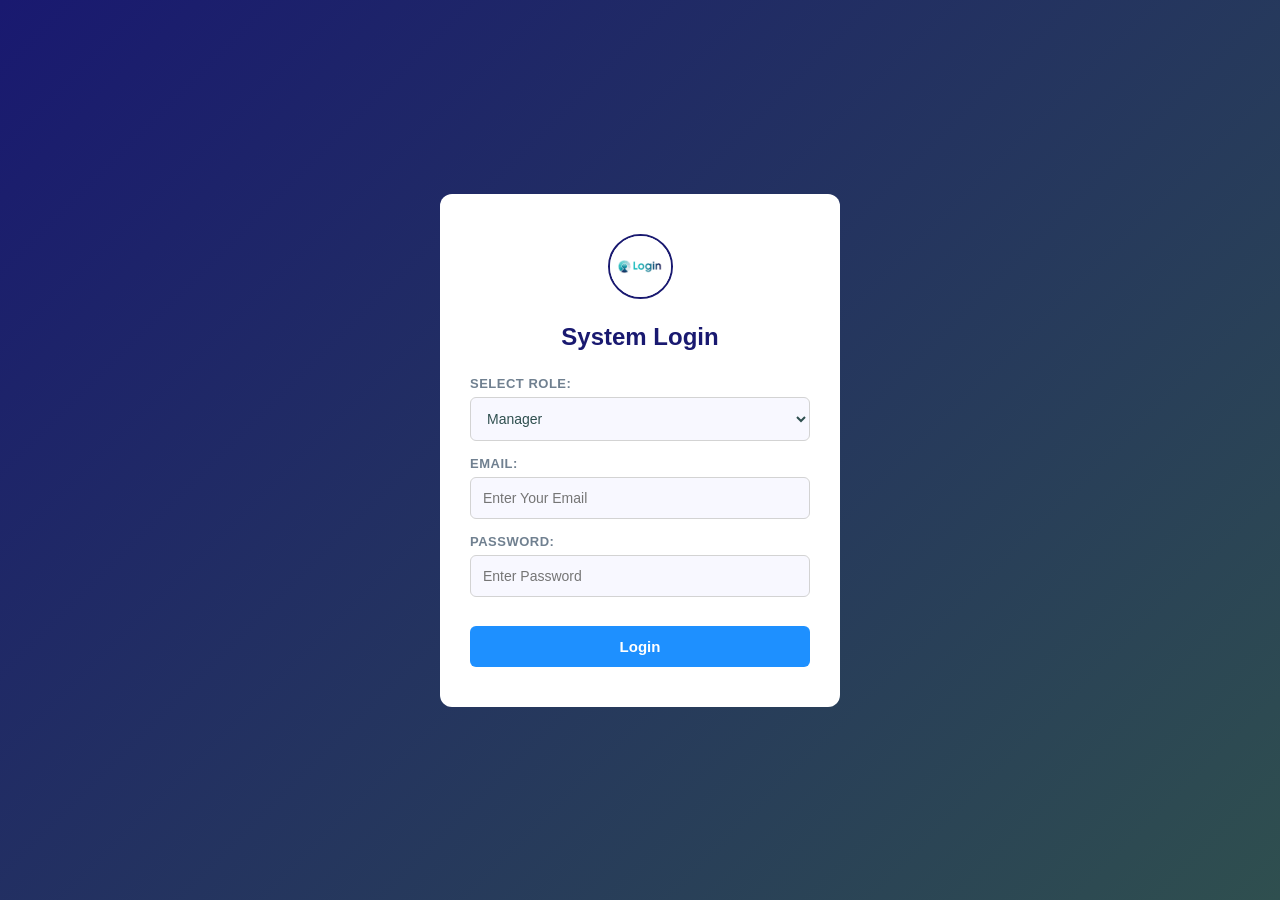
<file: index.html>
<!DOCTYPE html>
<html lang="en">
<head>
    <meta charset="UTF-8">
    <meta name="viewport" content="width=device-width, initial-scale=1.0, maximum-scale=1.0, user-scalable=no">
    <title>Employee Management System</title>
    <link rel="stylesheet" href="style.css">
</head>
<body>
    <div class="login-container">
        <div class="img-box">
            <img src="[data-uri]" alt="Login Logo" class="login-img">
        </div>
        <h2>System Login</h2>
        <form id="loginForm">
            <label>Select Role:</label>
            <select id="roleSelect">
                <option value="manager">Manager</option>
                <option value="supervisor">Supervisor</option>
                <option value="employee">Employee</option>
            </select>
            <label>Email:</label>
            <input type="email" id="email" required placeholder="Enter Your Email">

            <label>Password:</label>
            <input type="password" id="password" placeholder="Enter Password">
            <span class="error" id="passwordError"></span>

            <button type="submit">Login</button>
        </form>
    </div>
    <script src="script.js"></script>
</body>
</html>
</file>
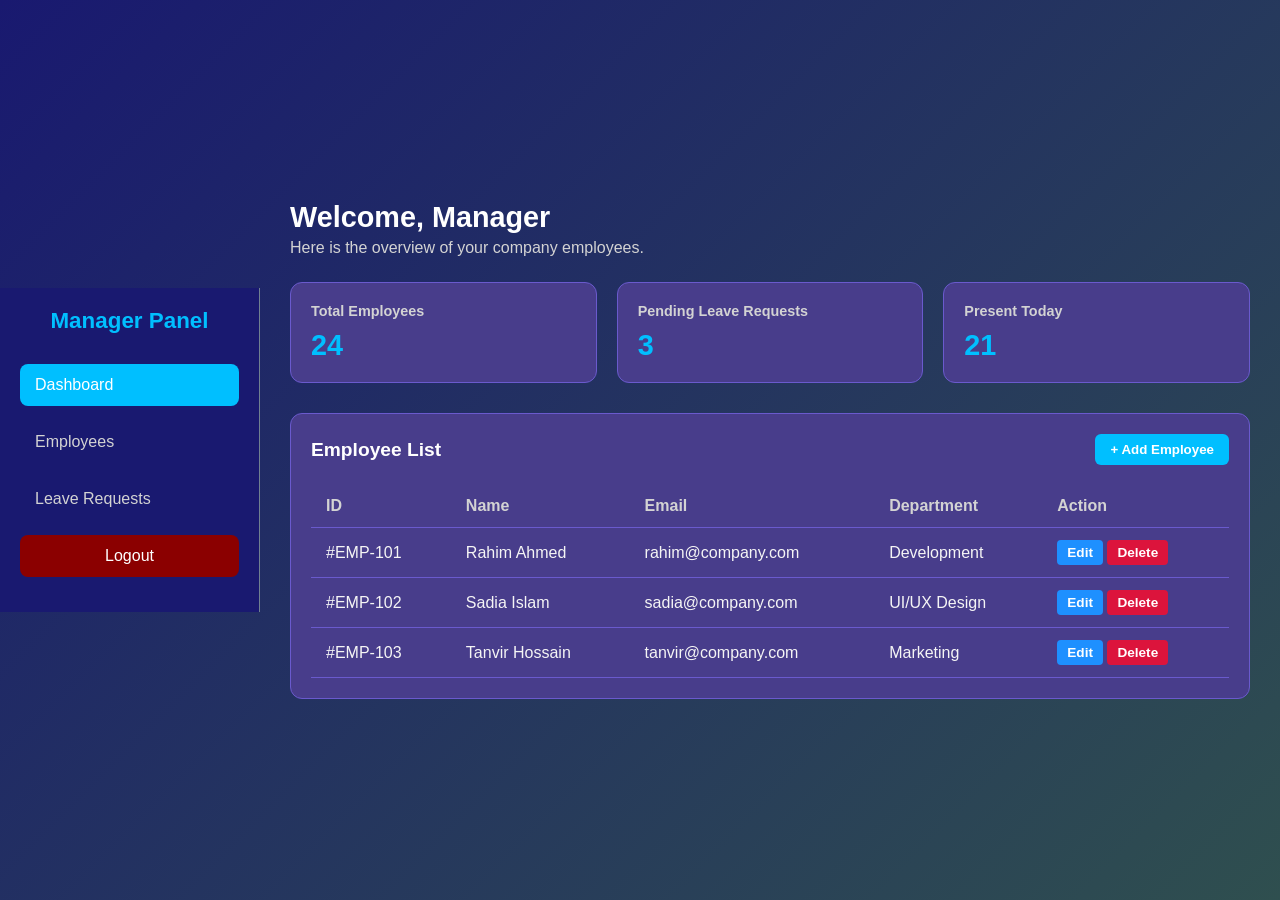
<file: manager.html>
<!DOCTYPE html>
<html lang="en">
<head>
    <meta charset="UTF-8">
    <meta name="viewport" content="width=device-width, initial-scale=1.0, maximum-scale=1.0, user-scalable=no">
    <title>Manager Dashboard - Employee Management System</title>
    <link rel="stylesheet" href="style.css">
</head>
<body class="dashboard-body">

    <!-- Sidebar Menu -->
    <aside class="sidebar">
        <h2>Manager Panel</h2>
        <ul>
            <li><a href="#" class="active" onclick="showTab('dashboard', this)">Dashboard</a></li>
            <li><a href="#" onclick="showTab('employees', this)">Employees</a></li>
            <li><a href="#" onclick="showTab('leaves', this)">Leave Requests</a></li>
            <li><a href="index.html" class="logout-btn">Logout</a></li>
        </ul>
    </aside>

    <!-- Main Content Area -->
    <main class="main-content">
        <!-- Top Header -->
        <header class="top-header">
            <h1>Welcome, Manager</h1>
            <p>Here is the overview of your company employees.</p>
        </header>

        <!-- Stats Cards Section -->
        <section id="statsBox" class="stats-container">
            <div class="stat-card">
                <h3>Total Employees</h3>
                <p class="stat-number">24</p>
            </div>
            <div class="stat-card">
                <h3>Pending Leave Requests</h3>
                <p class="stat-number">3</p>
            </div>
            <div class="stat-card">
                <h3>Present Today</h3>
                <p class="stat-number">21</p>
            </div>
        </section>

        <!-- Employee Table Section -->
        <section id="empBox" class="table-container">
            <div class="table-header">
                <h2>Employee List</h2>
                <button class="add-btn">+ Add Employee</button>
            </div>
            <table>
                <thead>
                    <tr>
                        <th>ID</th>
                        <th>Name</th>
                        <th>Email</th>
                        <th>Department</th>
                        <th>Action</th>
                    </tr>
                </thead>
                <tbody>
                    <tr>
                        <td>#EMP-101</td>
                        <td>Rahim Ahmed</td>
                        <td>rahim@company.com</td>
                        <td>Development</td>
                        <td><button class="action-btn edit">Edit</button> <button class="action-btn delete">Delete</button></td>
                    </tr>
                    <tr>
                        <td>#EMP-102</td>
                        <td>Sadia Islam</td>
                        <td>sadia@company.com</td>
                        <td>UI/UX Design</td>
                        <td><button class="action-btn edit">Edit</button> <button class="action-btn delete">Delete</button></td>
                    </tr>
                    <tr>
                        <td>#EMP-103</td>
                        <td>Tanvir Hossain</td>
                        <td>tanvir@company.com</td>
                        <td>Marketing</td>
                        <td><button class="action-btn edit">Edit</button> <button class="action-btn delete">Delete</button></td>
                    </tr>
                </tbody>
            </table>
        </section>

        <!-- Leave Requests Section (Hidden by default) -->
        <section id="leaveBox" class="table-container" style="display: none;">
            <div class="table-header">
                <h2>Leave Requests</h2>
            </div>
            <table>
                <thead>
                    <tr>
                        <th>Employee</th>
                        <th>Days</th>
                        <th>Reason</th>
                        <th>Status</th>
                        <th>Action</th>
                    </tr>
                </thead>
                <tbody>
                    <tr>
                        <td>Rahim Ahmed</td>
                        <td>2 Days</td>
                        <td>Sick Leave</td>
                        <td>Pending</td>
                        <td>
                            <button class="action-btn edit" onclick="changeStatus(this, 'Approved')">Approve</button>
                            <button class="action-btn delete" onclick="changeStatus(this, 'Rejected')">Reject</button>
                        </td>
                    </tr>
                    <tr>
                        <td>Sadia Islam</td>
                        <td>1 Day</td>
                        <td>Personal Work</td>
                        <td>Pending</td>
                        <td>
                            <button class="action-btn edit" onclick="changeStatus(this, 'Approved')">Approve</button>
                            <button class="action-btn delete" onclick="changeStatus(this, 'Rejected')">Reject</button>
                        </td>
                    </tr>
                </tbody>
            </table>
        </section>
    </main>

    <script src="script.js"></script>
</body>
</html>
</file>
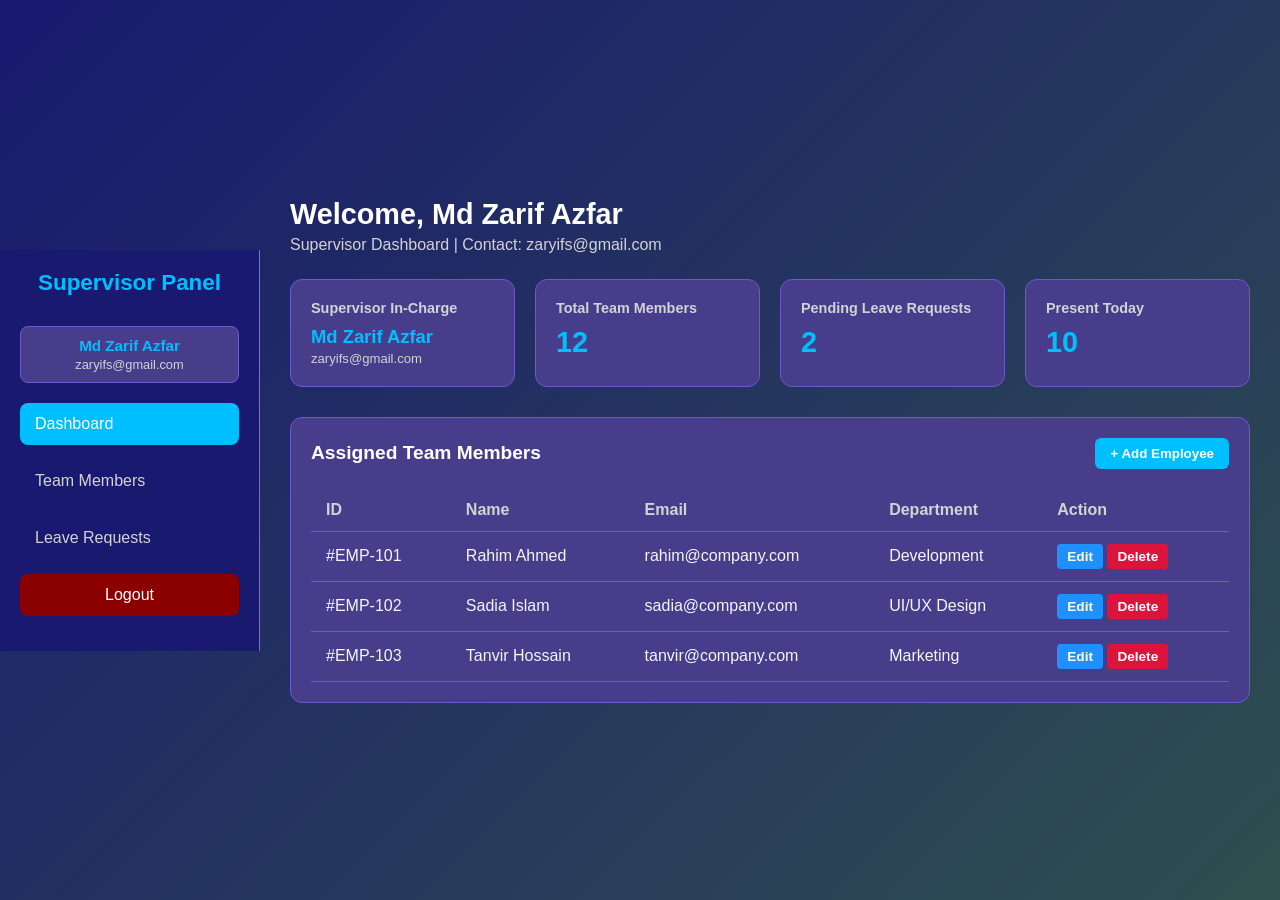
<file: supervisor.html>
<!DOCTYPE html>
<html lang="en">
<head>
    <meta charset="UTF-8">
    <meta name="viewport" content="width=device-width, initial-scale=1.0, maximum-scale=1.0, user-scalable=no">
    <title>Supervisor Dashboard - Employee Management System</title>
    <link rel="stylesheet" href="style.css">
</head>
<body class="dashboard-body">

    <!-- Sidebar Menu -->
    <aside class="sidebar">
        <h2>Supervisor Panel</h2>

        <div class="supervisor-badge">
           <p class="sup-name">Md Zarif Azfar</p>
           <p class="sup-email">zaryifs@gmail.com</p>
        </div>

        <ul>
            <li><a href="#" class="active" onclick="showTab('dashboard', this)">Dashboard</a></li>
            <li><a href="#" onclick="showTab('employees', this)">Team Members</a></li>
            <li><a href="#" onclick="showTab('leaves', this)">Leave Requests</a></li>
            <li><a href="index.html" class="logout-btn">Logout</a></li>
        </ul>
    </aside>

    <!-- Main Content Area -->
    <main class="main-content">
        <!-- Top Header -->
        <header class="top-header">
            <h1>Welcome, Md Zarif Azfar</h1>
            <p>Supervisor Dashboard | Contact: zaryifs@gmail.com</p>
        </header>

        <!-- Stats Cards Section -->
        <section id="statsBox" class="stats-container">
            <div class="stat-card">
               <h3>Supervisor In-Charge</h3>
               <p class="stat-text">Md Zarif Azfar</p>
               <span class="stat-subtext">zaryifs@gmail.com</span>
            </div>
            <div class="stat-card">
                <h3>Total Team Members</h3>
                <p class="stat-number">12</p>
            </div>
            <div class="stat-card">
                <h3>Pending Leave Requests</h3>
                <p class="stat-number">2</p>
            </div>
            <div class="stat-card">
                <h3>Present Today</h3>
                <p class="stat-number">10</p>
            </div>
        </section>

        <!-- Employee Table Section -->
        <section id="empBox" class="table-container">
            <div class="table-header">
                <h2>Assigned Team Members</h2>
                <button class="add-btn">+ Add Employee</button>
            </div>
            <table>
                <thead>
                    <tr>
                        <th>ID</th>
                        <th>Name</th>
                        <th>Email</th>
                        <th>Department</th>
                        <th>Action</th>
                    </tr>
                </thead>
                <tbody>
                    <tr>
                        <td>#EMP-101</td>
                        <td>Rahim Ahmed</td>
                        <td>rahim@company.com</td>
                        <td>Development</td>
                        <td><button class="action-btn edit">Edit</button> <button class="action-btn delete">Delete</button></td>
                    </tr>
                    <tr>
                        <td>#EMP-102</td>
                        <td>Sadia Islam</td>
                        <td>sadia@company.com</td>
                        <td>UI/UX Design</td>
                        <td><button class="action-btn edit">Edit</button> <button class="action-btn delete">Delete</button></td>
                    </tr>
                    <tr>
                        <td>#EMP-103</td>
                        <td>Tanvir Hossain</td>
                        <td>tanvir@company.com</td>
                        <td>Marketing</td>
                        <td><button class="action-btn edit">Edit</button> <button class="action-btn delete">Delete</button></td>
                    </tr>
                </tbody>
            </table>
        </section>

        <!-- Leave Requests Section -->
        <section id="leaveBox" class="table-container hidden">
            <div class="table-header">
                <h2>Team Leave Requests</h2>
            </div>
            <table>
                <thead>
                    <tr>
                        <th>Employee</th>
                        <th>Days</th>
                        <th>Reason</th>
                        <th>Status</th>
                        <th>Action</th>
                    </tr>
                </thead>
                <tbody>
                    <tr>
                        <td>Rahim Ahmed</td>
                        <td>2 Days</td>
                        <td>Sick Leave</td>
                        <td>Pending</td>
                        <td>
                            <button class="action-btn edit" onclick="changeStatus(this, 'Approved')">Approve</button>
                            <button class="action-btn delete" onclick="changeStatus(this, 'Rejected')">Reject</button>
                        </td>
                    </tr>
                    <tr>
                        <td>Sadia Islam</td>
                        <td>1 Day</td>
                        <td>Personal Work</td>
                        <td>Pending</td>
                        <td>
                            <button class="action-btn edit" onclick="changeStatus(this, 'Approved')">Approve</button>
                            <button class="action-btn delete" onclick="changeStatus(this, 'Rejected')">Reject</button>
                        </td>
                    </tr>
                </tbody>
            </table>
        </section>
    </main>

    <script src="script.js"></script>
</body>
</html>
</file>
<file: style.css>
/* Universal Reset */
* {
    margin: 0;
    padding: 0;
    box-sizing: border-box;
    font-family: 'Segoe UI', Tahoma, Geneva, Verdana, sans-serif;
}

/* Login Page Body */
body {
    background: linear-gradient(135deg, midnightblue 0%, darkslategray 100%);
    display: flex;
    justify-content: center;
    align-items: center;
    height: 100vh;
    overflow: hidden;
    color: white;
}

/* Login Container */
.login-container {
    width: 400px;
    padding: 40px 30px;
    background: white;
    border-radius: 12px;
    transition: transform 0.10s ease;
}

.login-container:hover {
    transform: translateY(-8px);
}

.img-box {
    text-align: center;
    margin-bottom: 20px;
}

.login-img {
    width: 65px;
    height: 65px;
    object-fit: cover;
    border-radius: 50%;
    border: 2px solid midnightblue;
}

.login-container h2 {
    text-align: center;
    margin-bottom: 25px;
    color: midnightblue;
    font-size: 24px;
    font-weight: 700;
}

.login-container label {
    display: block;
    margin-top: 15px;
    font-weight: 600;
    color: slategray;
    font-size: 13px;
    text-transform: uppercase;
    letter-spacing: 0.5px;
}

.login-container input, 
.login-container select {
    width: 100%;
    padding: 12px;
    margin-top: 6px;
    border: 1.5px solid lightgray;
    border-radius: 6px;
    font-size: 14px;
    color: darkslategray;
    background-color: ghostwhite;
    transition: all 0.3s ease;
}

.login-container input:focus, 
.login-container select:focus {
    outline: none;
    border-color: dodgerblue;
    background-color: white;
}

.login-container button {
    width: 100%;
    padding: 12px;
    margin-top: 25px;
    background: dodgerblue;
    color: white;
    border: none;
    border-radius: 6px;
    font-size: 15px;
    cursor: pointer;
    font-weight: 600;
    transition: background 0.2s ease;
}

.login-container button:hover {
    background: royalblue;
}

/* Manager Dashboard Layout (Starts Here) */
.dashboard-body {
    margin: 0;
    display: flex;
    background: linear-gradient(135deg, midnightblue 0%, darkslategray 100%);
    color: whitesmoke;
    font-family: 'Segoe UI', Tahoma, Geneva, Verdana, sans-serif;
    height: 100vh;
    overflow: hidden;
}

/* Sidebar */
.sidebar {
    width: 260px;
    background: midnightblue;
    border-right: 1px solid slategray;
    display: flex;
    flex-direction: column;
    padding: 20px;
}

.sidebar h2 {
    font-size: 1.4rem;
    color: deepskyblue;
    margin-bottom: 30px;
    text-align: center;
}

.sidebar ul {
    list-style: none;
    padding: 0;
}

.sidebar ul li {
    margin-bottom: 15px;
}

.sidebar ul li a {
    display: block;
    color: lightgray;
    text-decoration: none;
    padding: 12px 15px;
    border-radius: 8px;
    transition: 0.3s ease;
}

.sidebar ul li a:hover, 
.sidebar ul li a.active {
    background: deepskyblue;
    color: white;
}

.sidebar .logout-btn {
    margin-top: auto;
    background: darkred;
    color: white;
    text-align: center;
}

.sidebar .logout-btn:hover {
    background: crimson;
}

/* Main Content Area */
.main-content {
    flex: 1;
    padding: 30px;
    overflow-y: auto;
}

.top-header h1 {
    font-size: 1.8rem;
    margin-bottom: 5px;
    color: white;
}

.top-header p {
    color: lightgray;
    margin-bottom: 25px;
}

/* Stats Cards */
.stats-container {
    display: flex;
    gap: 20px;
    margin-bottom: 30px;
}

.stat-card {
    background: darkslateblue;
    border: 1px solid slateblue;
    padding: 20px;
    border-radius: 12px;
    flex: 1;
}

.stat-card h3 {
    font-size: 0.9rem;
    color: lightgray;
    margin-bottom: 10px;
}

.stat-number {
    font-size: 1.8rem;
    font-weight: bold;
    color: deepskyblue;
}

/* Table Container */
.table-container {
    background: darkslateblue;
    border: 1px solid slateblue;
    padding: 20px;
    border-radius: 12px;
}

.table-header {
    display: flex;
    justify-content: space-between;
    align-items: center;
    margin-bottom: 20px;
}

.table-header h2 {
    font-size: 1.2rem;
    color: white;
}

.add-btn {
    background: deepskyblue;
    color: white;
    border: none;
    padding: 8px 15px;
    border-radius: 6px;
    cursor: pointer;
    font-weight: 600;
    transition: 0.2s;
}

.add-btn:hover {
    background: dodgerblue;
}

table {
    width: 100%;
    border-collapse: collapse;
    text-align: left;
}

th, td {
    padding: 12px 15px;
    border-bottom: 1px solid slateblue;
}

th {
    color: lightgray;
    font-weight: 600;
}

td {
    color: whitesmoke;
}

/* Table Action Buttons */
.action-btn {
    padding: 5px 10px;
    border: none;
    border-radius: 4px;
    cursor: pointer;
    font-size: 0.85rem;
    font-weight: 600;
}

.action-btn.edit {
    background: dodgerblue;
    color: white;
}

.action-btn.delete {
    background: crimson;
    color: white;
}

.action-btn:hover {
    opacity: 0.85;
}

/* --- Minimal Styles for Supervisor --- */
.hidden {
    display: none;
}

.supervisor-badge {
    background: darkslateblue;
    padding: 10px 12px;
    border-radius: 8px;
    margin-bottom: 20px;
    text-align: center;
    border: 1px solid slateblue;
}

.sup-name {
    color: deepskyblue;
    font-weight: bold;
    font-size: 0.95rem;
}

.sup-email {
    color: lightgray;
    font-size: 0.8rem;
    margin-top: 3px;
}

.stat-text {
    font-size: 1.15rem;
    font-weight: bold;
    color: deepskyblue;
    margin-top: 5px;
}

.stat-subtext {
    font-size: 0.82rem;
    color: lightgray;
    margin-top: 3px;
    display: block;
}

/* validation borders and error text */
.error {
    color: crimson;
    font-size: 13px;
    margin-top: 4px;
    display: block;
}

.errorBorder {
    border: 1.5px solid crimson !important;
}

.successBorder {
    border: 1.5px solid mediumseagreen !important;
}
</file>
